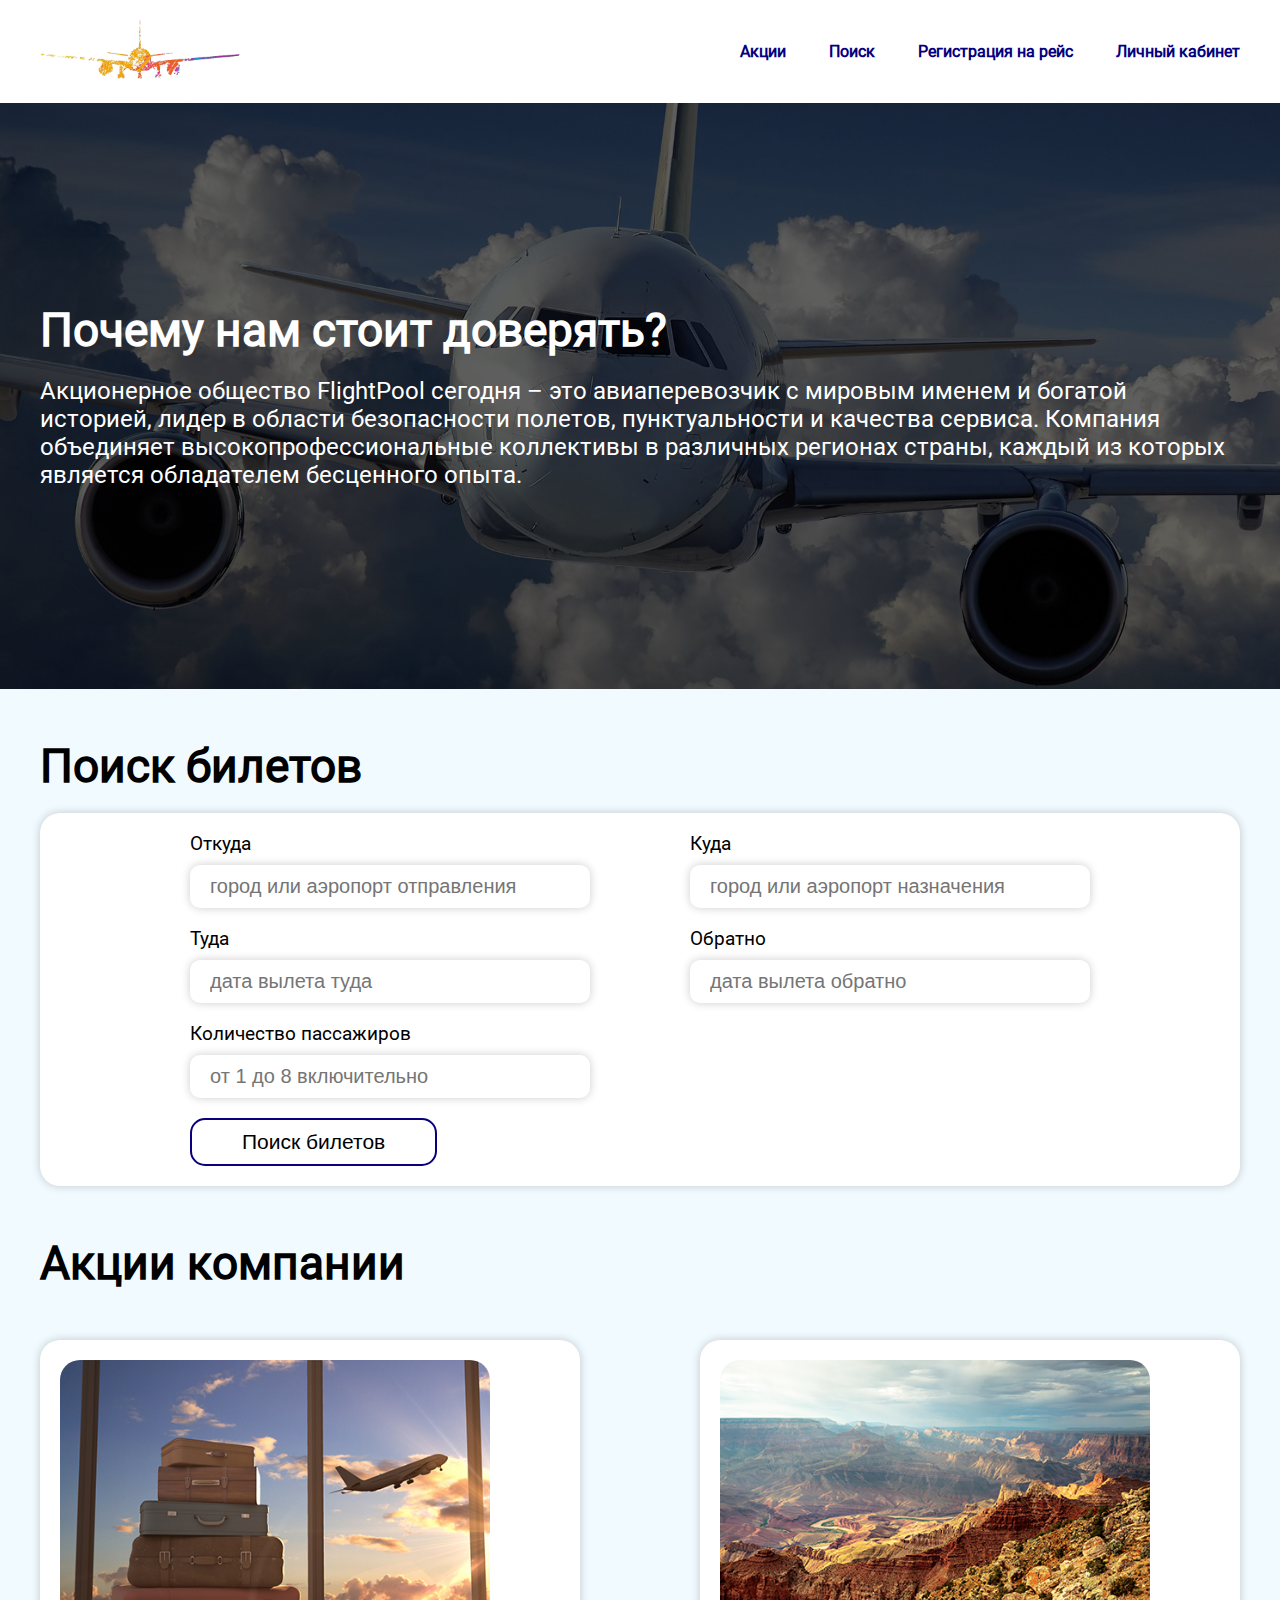
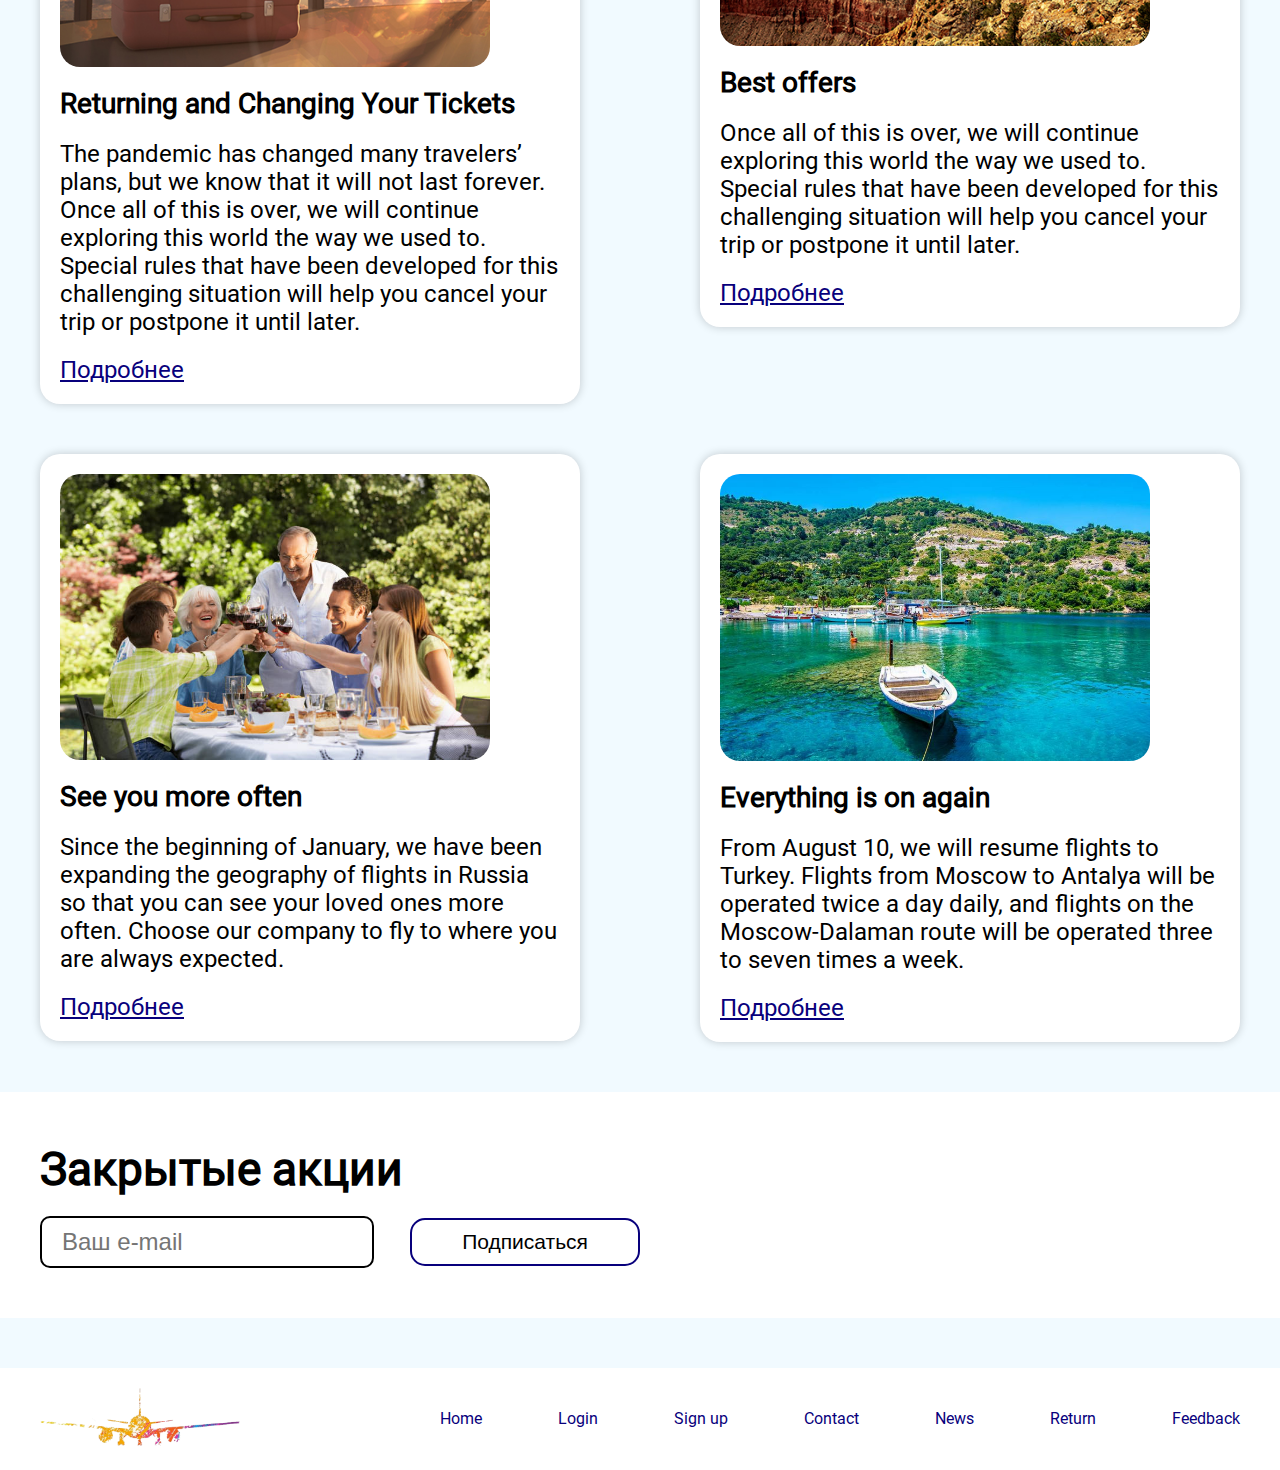
<file: index.html>
<!DOCTYPE html>
<html lang="ru">
<head>
    <meta charset="UTF-8">
    <meta http-equiv="X-UA-Compatible" content="IE=edge">
    <meta name="viewport" content="width=device-width, initial-scale=1.0">
    <title>FlightPool</title>
    <link rel="stylesheet" href="css/style.css">
    <link rel="icon" href="img/logo.png">
</head>
<body>
    <header class="header">
        <div class="container header__block">
            <a href="index.html" class="header__logo"><img src="img/logo.png" alt="FlightPool" class="header__logo__img"></a>
            <nav class="header__nav">
                <a href="shares.html" class="header__link">Акции</a>
                <a href="search.html" class="header__link">Поиск</a>
                <a href="booking.html" class="header__link">Регистрация на рейс</a>
                <a href="entry.html" class="header__link">Личный кабинет </a>
            </nav>
            <!-- /.header__nav -->
        </div>
        <!-- /.container -->
    </header>
    <!-- /.header -->
    <section class="promo">
        <div class="container promo__block">
            <h1 class="section__title">Почему нам стоит доверять?</h1>
            <span class="promo__text">
                Акционерное общество FlightPool сегодня – это авиаперевозчик с мировым именем и богатой историей, лидер в области безопасности полетов, пунктуальности и качества сервиса. Компания объединяет высокопрофессиональные коллективы в различных регионах страны, каждый из которых является обладателем бесценного опыта.
            </span>
            <!-- /.promo__text -->
        </div>
        <!-- /.container -->
    </section>
    <!-- /.promo -->
    <section class="search">
        <div class="container">
            <h2 class="section__title">Поиск билетов</h2>
            <div class="search__block">
                <form class="search__form">
                    <div class="search__form__content">
                        <div class="search__form__block">
                            <h3 class="search__form__title">Откуда </h3>
                            <input placeholder="город или аэропорт отправления" type="text" class="search__form__input">
                        </div>
                        <!-- /.search__form__block -->
                        <div class="search__form__block">
                            <h3 class="search__form__title">Куда</h3>
                            <input placeholder="город или аэропорт назначения" type="text" class="search__form__input">
                        </div>
                        <!-- /.search__form__block -->
                        <div class="search__form__block">
                            <h3 class="search__form__title">Туда</h3>
                            <input placeholder="дата вылета туда" type="text" class="search__form__input">
                        </div>
                        <!-- /.search__form__block -->
                        <div class="search__form__block">
                            <h3 class="search__form__title">Обратно</h3>
                            <input placeholder="дата вылета обратно" type="text" class="search__form__input">
                        </div>
                        <!-- /.search__form__block -->
                        <div class="search__form__block">
                            <h3 class="search__form__title">Количество пассажиров</h3>
                            <input placeholder="от 1 до 8 включительно" type="text" class="search__form__input">
                        </div>
                        <!-- /.search__form__block -->
                    </div>
                    <!-- /.search__form__content -->
                    <button class="button search__button">Поиск билетов</button>
                </form>
                <!-- /.search__form -->
            </div>
            <!-- /.search__block -->
        </div>
        <!-- /.container -->
    </section>
    <!-- /.search -->
    <section class="shares">
        <div class="container">
            <h2 class="section__title">Акции компании</h2>
            <div class="shares__cards">
                <div class="shares__card">
                    <img src="img/promotion1.jpg" alt="" class="shares__card__img">
                    <h3 class="shares__card__title">Returning and Changing Your Tickets</h3>
                    <span class="shares__card__text">The pandemic has changed many travelers’ plans, but we know that it will not last forever. 
                        Once all of this is over, we will continue exploring this world the way we used to. 
                        Special rules that have been developed for this challenging situation will help you cancel your trip
                        or postpone it until later.</span>
                    <a href="#" class="shares__card__link">Подробнее</a>
                </div>
                <!-- /.shares__card -->
                <div class="shares__card">
                    <img src="img/promotion2.jpg" alt="" class="shares__card__img">
                    <h3 class="shares__card__title">Best offers</h3>
                    <span class="shares__card__text">Once all of this is over, we will continue exploring this world the way we used to. 
                        Special rules that have been developed for this challenging situation will help you cancel your trip
                        or postpone it until later.
                        </span>
                    <a href="#" class="shares__card__link">Подробнее</a>
                </div>
                <!-- /.shares__card -->
                <div class="shares__card">
                    <img src="img/promotion3.jpg" alt="" class="shares__card__img">
                    <h3 class="shares__card__title">See you more often</h3>
                    <span class="shares__card__text">Since the beginning of January, we have been expanding the geography of flights in Russia so that you can
                        see your loved ones more often. Choose our company to fly to where you are always expected.</span>
                    <a href="#" class="shares__card__link">Подробнее</a>
                </div>
                <!-- /.shares__card -->
                <div class="shares__card">
                    <img src="img/promotion4.jpg" alt="" class="shares__card__img">
                    <h3 class="shares__card__title">Everything is on again</h3>
                    <span class="shares__card__text">From August 10, we will resume flights to Turkey. Flights from Moscow to Antalya will be operated twice
                        a day daily, and flights on the Moscow-Dalaman route will be operated three to seven times a week.</span>
                    <a href="#" class="shares__card__link">Подробнее</a>
                </div>
                <!-- /.shares__card -->
            </div>
            <!-- /.shares__cards -->
        </div>
        <!-- /.container -->
    </section>
    <!-- /.shares -->
    <section class="closed">
        <div class="container">
            <h2 class="section__title">Закрытые акции</h2>
            <div class="closed__block">
                <input placeholder="Ваш e-mail" type="text" class="closed__input">
                <button class="button">Подписаться</button>
            </div>
            <!-- /.closed__block -->
        </div>
        <!-- /.container -->
    </section>
    <!-- /.closed -->
    <footer class="footer">
        <div class="container footer__block">
            <a href="index.html" class="footer__logo"><img src="img/logo.png" alt="" class="footer__logo__img"></a>
            <div class="footer__nav">
                <a href="index.html" class="footer__nav__link">Home</a>
                <a href="entry.html" class="footer__nav__link">Login</a>
                <a href="registration.html" class="footer__nav__link">Sign up</a>
                <a href="#" class="footer__nav__link">Contact</a>
                <a href="#" class="footer__nav__link">News</a>
                <a href="#" class="footer__nav__link">Return</a>
                <a href="#" class="footer__nav__link">Feedback</a>
            </div>
            <!-- /.footer__nav -->
        </div>
        <!-- /.container -->
    </footer>
    <!-- /.footer -->
</body>
</html>
</file>
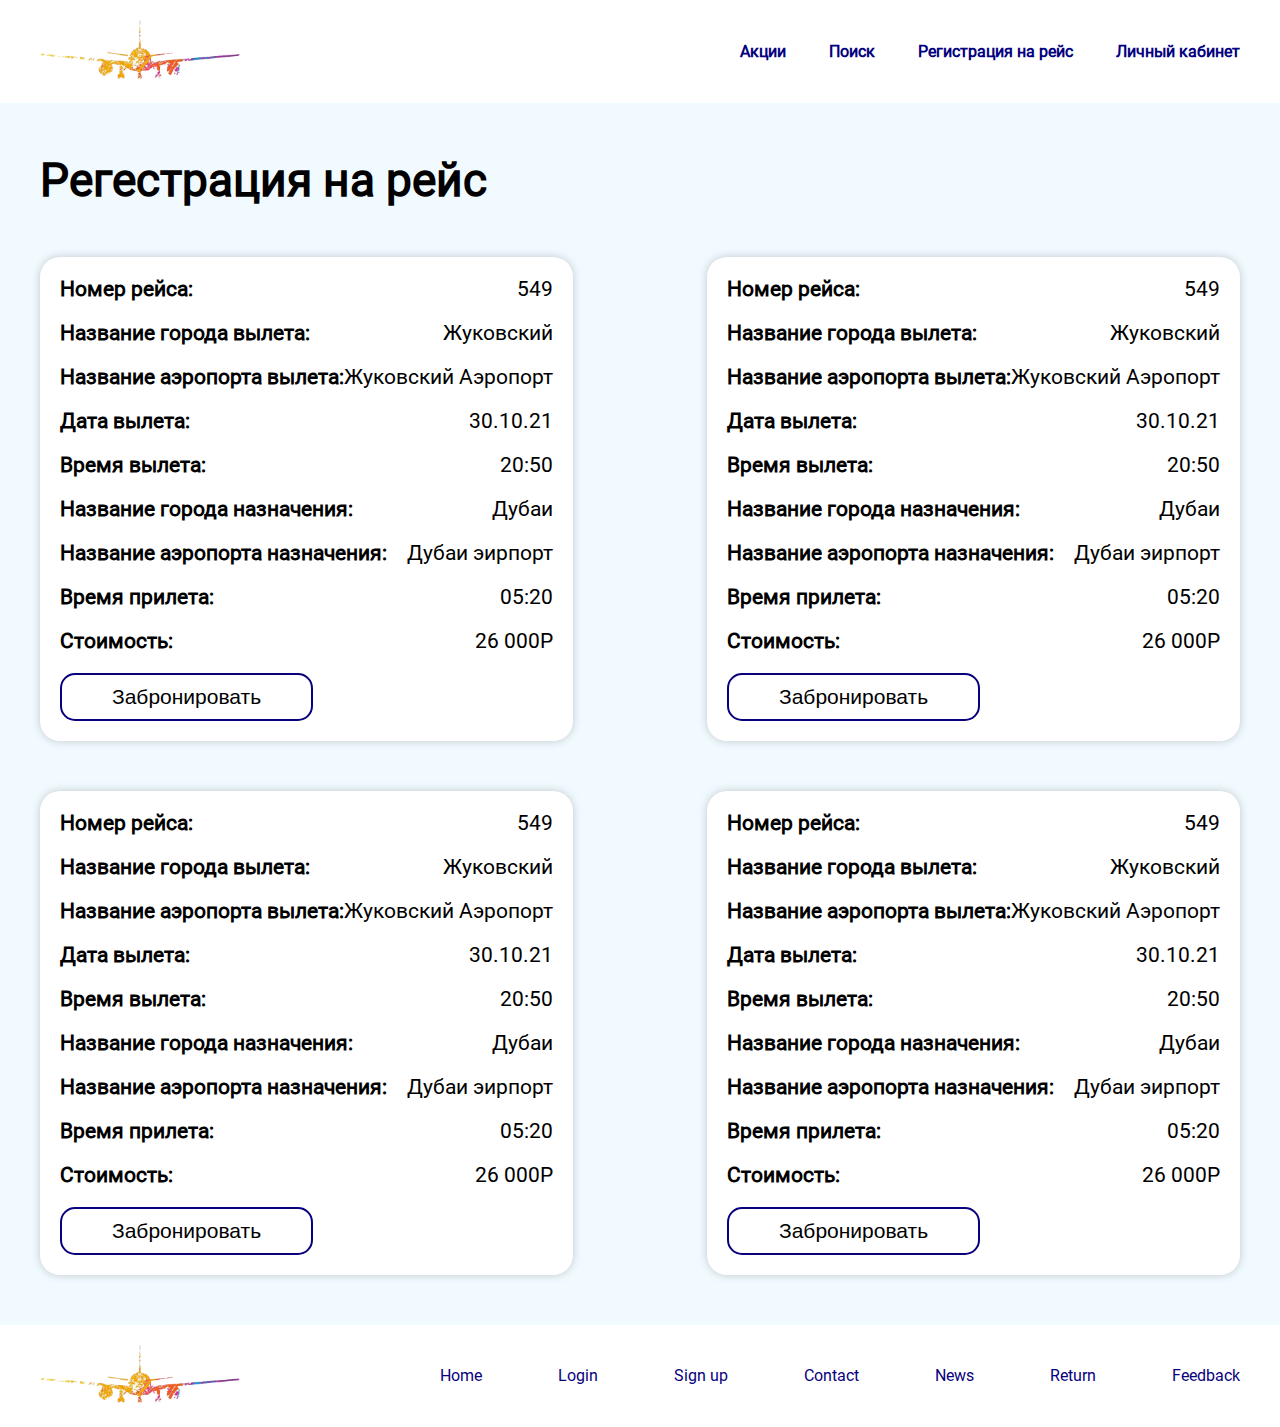
<file: booking.html>
<!DOCTYPE html>
<html lang="ru">
<head>
    <meta charset="UTF-8">
    <meta http-equiv="X-UA-Compatible" content="IE=edge">
    <meta name="viewport" content="width=device-width, initial-scale=1.0">
    <title>FlightPool</title>
    <link rel="stylesheet" href="css/style.css">
    <link rel="icon" href="img/logo.png">
</head>
<body>
    <header class="header">
        <div class="container header__block">
            <a href="index.html" class="header__logo"><img src="img/logo.png" alt="FlightPool" class="header__logo__img"></a>
            <nav class="header__nav">
                <a href="shares.html" class="header__link">Акции</a>
                <a href="search.html" class="header__link">Поиск</a>
                <a href="#" class="header__link">Регистрация на рейс</a>
                <a href="entry.html" class="header__link">Личный кабинет </a>
            </nav>
            <!-- /.header__nav -->
        </div>
        <!-- /.container -->
    </header>
    <!-- /.header -->
    <section class="booking">
        <div class="container">
            <h1 class="section__title">
                Регестрация на рейс
            </h1>
            <div class="booking__cards">
                <div class="booking__card">
                    <div class="booking__card__content">
                        <span class="booking__card__name">Номер рейса: </span><span class="booking__card__info">549</span>
                    </div>
                    <!-- /.booking__card__content -->
                    <div class="booking__card__content">
                        <span class="booking__card__name">Название города вылета:</span><span class="booking__card__info">Жуковский</span>
                    </div>
                    <!-- /.booking__card__content -->
                    <div class="booking__card__content">
                        <span class="booking__card__name">Название аэропорта вылета: </span><span class="booking__card__info">Жуковский Аэропорт</span>
                    </div>
                    <!-- /.booking__card__content -->
                    <div class="booking__card__content">
                        <span class="booking__card__name">Дата вылета: </span><span class="booking__card__info">30.10.21</span>
                    </div>
                    <!-- /.booking__card__content -->
                    <div class="booking__card__content">
                        <span class="booking__card__name">Время вылета: </span><span class="booking__card__info">20:50</span>
                    </div>
                    <!-- /.booking__card__content -->
                    <div class="booking__card__content">
                        <span class="booking__card__name">Название города назначения: </span><span class="booking__card__info">Дубаи</span>
                    </div>
                    <!-- /.booking__card__content -->
                    <div class="booking__card__content">
                        <span class="booking__card__name">Название аэропорта назначения: </span><span class="booking__card__info">Дубаи эирпорт</span>
                    </div>
                    <!-- /.booking__card__content -->
                    <div class="booking__card__content">
                        <span class="booking__card__name">Время прилета: </span><span class="booking__card__info">05:20</span>
                    </div>
                    <!-- /.booking__card__content -->
                    <div class="booking__card__content">
                        <span class="booking__card__name">Стоимость: </span><span class="booking__card__info">26 000Р</span>
                    </div>
                    <!-- /.booking__card__content -->
                    <button class="button">Забронировать</button>
                </div>
                <!-- /.booking__card -->
                <div class="booking__card">
                    <div class="booking__card__content">
                        <span class="booking__card__name">Номер рейса: </span><span class="booking__card__info">549</span>
                    </div>
                    <!-- /.booking__card__content -->
                    <div class="booking__card__content">
                        <span class="booking__card__name">Название города вылета:</span><span class="booking__card__info">Жуковский</span>
                    </div>
                    <!-- /.booking__card__content -->
                    <div class="booking__card__content">
                        <span class="booking__card__name">Название аэропорта вылета: </span><span class="booking__card__info">Жуковский Аэропорт</span>
                    </div>
                    <!-- /.booking__card__content -->
                    <div class="booking__card__content">
                        <span class="booking__card__name">Дата вылета: </span><span class="booking__card__info">30.10.21</span>
                    </div>
                    <!-- /.booking__card__content -->
                    <div class="booking__card__content">
                        <span class="booking__card__name">Время вылета: </span><span class="booking__card__info">20:50</span>
                    </div>
                    <!-- /.booking__card__content -->
                    <div class="booking__card__content">
                        <span class="booking__card__name">Название города назначения: </span><span class="booking__card__info">Дубаи</span>
                    </div>
                    <!-- /.booking__card__content -->
                    <div class="booking__card__content">
                        <span class="booking__card__name">Название аэропорта назначения: </span><span class="booking__card__info">Дубаи эирпорт</span>
                    </div>
                    <!-- /.booking__card__content -->
                    <div class="booking__card__content">
                        <span class="booking__card__name">Время прилета: </span><span class="booking__card__info">05:20</span>
                    </div>
                    <!-- /.booking__card__content -->
                    <div class="booking__card__content">
                        <span class="booking__card__name">Стоимость: </span><span class="booking__card__info">26 000Р</span>
                    </div>
                    <!-- /.booking__card__content -->
                    <button class="button">Забронировать</button>
                </div>
                <!-- /.booking__card -->
                <div class="booking__card">
                    <div class="booking__card__content">
                        <span class="booking__card__name">Номер рейса: </span><span class="booking__card__info">549</span>
                    </div>
                    <!-- /.booking__card__content -->
                    <div class="booking__card__content">
                        <span class="booking__card__name">Название города вылета:</span><span class="booking__card__info">Жуковский</span>
                    </div>
                    <!-- /.booking__card__content -->
                    <div class="booking__card__content">
                        <span class="booking__card__name">Название аэропорта вылета: </span><span class="booking__card__info">Жуковский Аэропорт</span>
                    </div>
                    <!-- /.booking__card__content -->
                    <div class="booking__card__content">
                        <span class="booking__card__name">Дата вылета: </span><span class="booking__card__info">30.10.21</span>
                    </div>
                    <!-- /.booking__card__content -->
                    <div class="booking__card__content">
                        <span class="booking__card__name">Время вылета: </span><span class="booking__card__info">20:50</span>
                    </div>
                    <!-- /.booking__card__content -->
                    <div class="booking__card__content">
                        <span class="booking__card__name">Название города назначения: </span><span class="booking__card__info">Дубаи</span>
                    </div>
                    <!-- /.booking__card__content -->
                    <div class="booking__card__content">
                        <span class="booking__card__name">Название аэропорта назначения: </span><span class="booking__card__info">Дубаи эирпорт</span>
                    </div>
                    <!-- /.booking__card__content -->
                    <div class="booking__card__content">
                        <span class="booking__card__name">Время прилета: </span><span class="booking__card__info">05:20</span>
                    </div>
                    <!-- /.booking__card__content -->
                    <div class="booking__card__content">
                        <span class="booking__card__name">Стоимость: </span><span class="booking__card__info">26 000Р</span>
                    </div>
                    <!-- /.booking__card__content -->
                    <button class="button">Забронировать</button>
                </div>
                <!-- /.booking__card -->
                <div class="booking__card">
                    <div class="booking__card__content">
                        <span class="booking__card__name">Номер рейса: </span><span class="booking__card__info">549</span>
                    </div>
                    <!-- /.booking__card__content -->
                    <div class="booking__card__content">
                        <span class="booking__card__name">Название города вылета:</span><span class="booking__card__info">Жуковский</span>
                    </div>
                    <!-- /.booking__card__content -->
                    <div class="booking__card__content">
                        <span class="booking__card__name">Название аэропорта вылета: </span><span class="booking__card__info">Жуковский Аэропорт</span>
                    </div>
                    <!-- /.booking__card__content -->
                    <div class="booking__card__content">
                        <span class="booking__card__name">Дата вылета: </span><span class="booking__card__info">30.10.21</span>
                    </div>
                    <!-- /.booking__card__content -->
                    <div class="booking__card__content">
                        <span class="booking__card__name">Время вылета: </span><span class="booking__card__info">20:50</span>
                    </div>
                    <!-- /.booking__card__content -->
                    <div class="booking__card__content">
                        <span class="booking__card__name">Название города назначения: </span><span class="booking__card__info">Дубаи</span>
                    </div>
                    <!-- /.booking__card__content -->
                    <div class="booking__card__content">
                        <span class="booking__card__name">Название аэропорта назначения: </span><span class="booking__card__info">Дубаи эирпорт</span>
                    </div>
                    <!-- /.booking__card__content -->
                    <div class="booking__card__content">
                        <span class="booking__card__name">Время прилета: </span><span class="booking__card__info">05:20</span>
                    </div>
                    <!-- /.booking__card__content -->
                    <div class="booking__card__content">
                        <span class="booking__card__name">Стоимость: </span><span class="booking__card__info">26 000Р</span>
                    </div>
                    <!-- /.booking__card__content -->
                    <button class="button">Забронировать</button>
                </div>
                <!-- /.booking__card -->
            </div>
            <!-- /.booking__cards -->
        </div>
        <!-- /.container -->
    </section>
    <!-- /.booking -->
    <footer class="footer">
        <div class="container footer__block">
            <a href="index.html" class="footer__logo"><img src="img/logo.png" alt="" class="footer__logo__img"></a>
            <div class="footer__nav">
                <a href="index.html" class="footer__nav__link">Home</a>
                <a href="entry.html" class="footer__nav__link">Login</a>
                <a href="registration.html" class="footer__nav__link">Sign up</a>
                <a href="#" class="footer__nav__link">Contact</a>
                <a href="#" class="footer__nav__link">News</a>
                <a href="#" class="footer__nav__link">Return</a>
                <a href="#" class="footer__nav__link">Feedback</a>
            </div>
            <!-- /.footer__nav -->
        </div>
        <!-- /.container -->
    </footer>
    <!-- /.footer -->
</body>
</file>
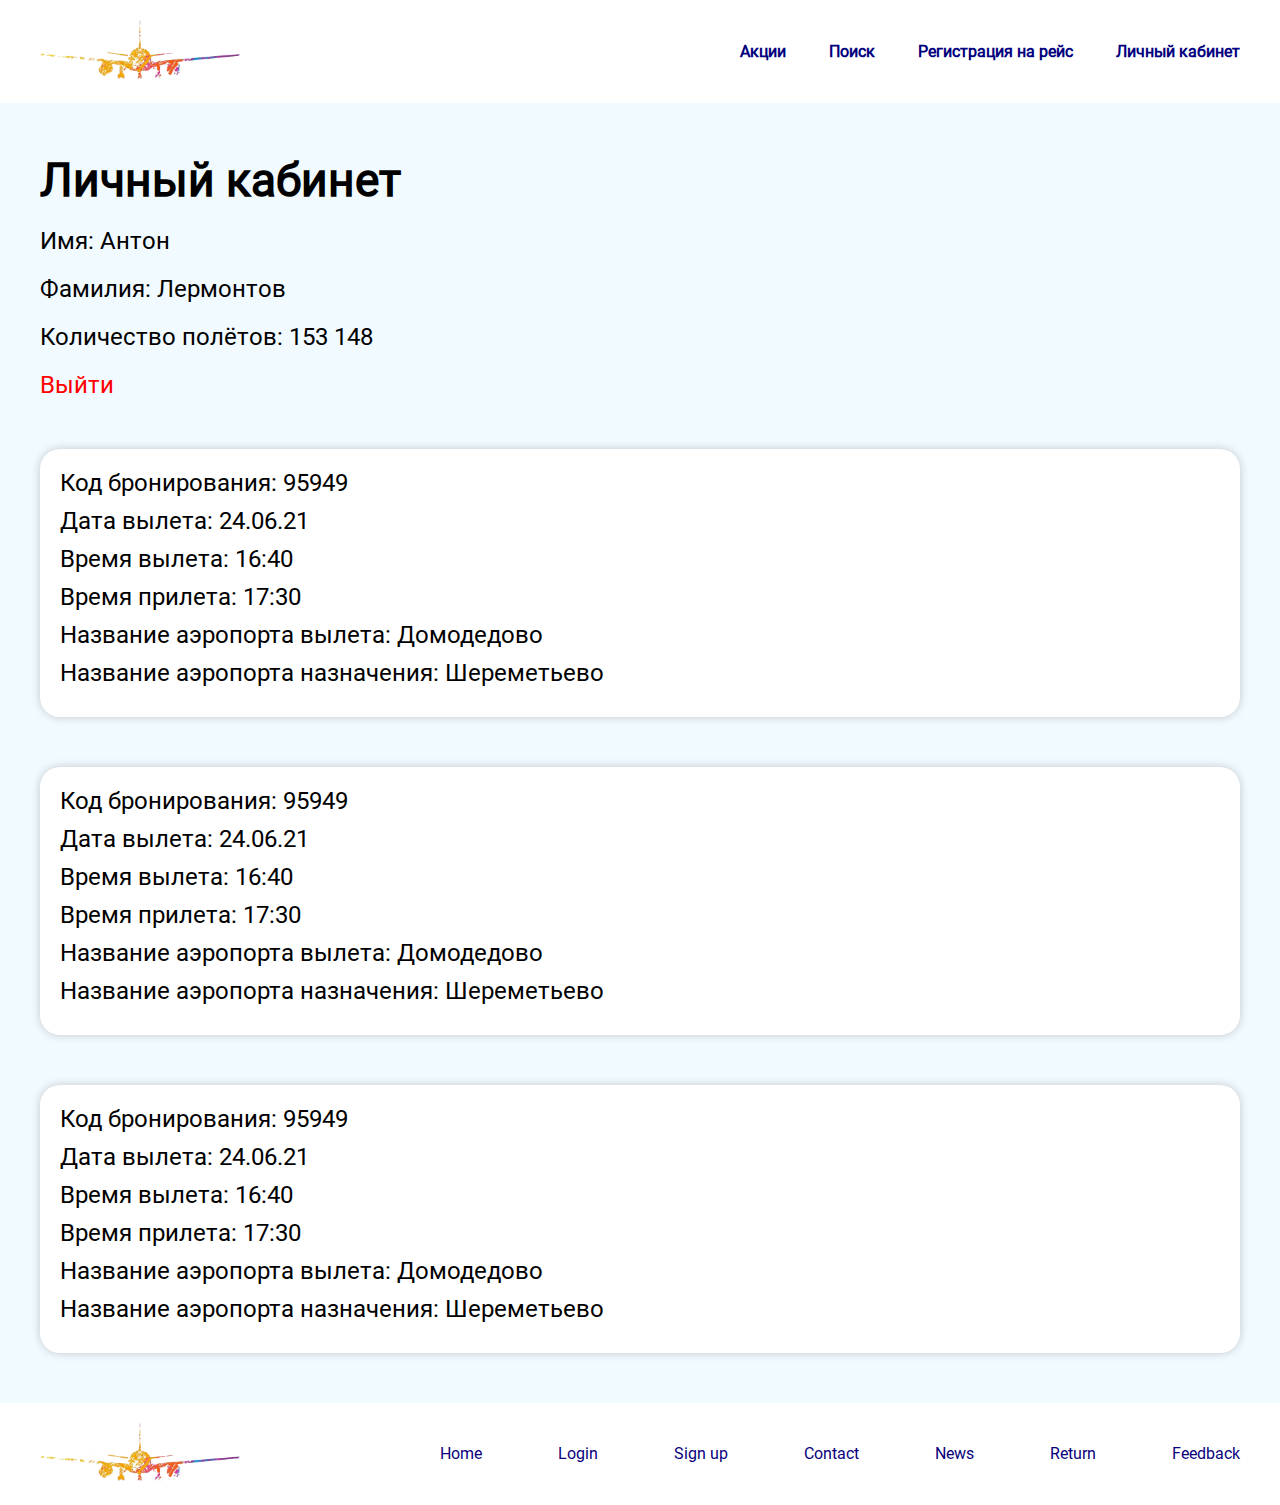
<file: cabinet.html>
<!DOCTYPE html>
<html lang="ru">
<head>
    <meta charset="UTF-8">
    <meta http-equiv="X-UA-Compatible" content="IE=edge">
    <meta name="viewport" content="width=device-width, initial-scale=1.0">
    <title>FlightPool</title>
    <link rel="stylesheet" href="css/style.css">
    <link rel="icon" href="img/logo.png">
</head>
<body>
    <header class="header">
        <div class="container header__block">
            <a href="index.html" class="header__logo"><img src="img/logo.png" alt="FlightPool" class="header__logo__img"></a>
            <nav class="header__nav">
                <a href="shares.html" class="header__link">Акции</a>
                <a href="search.html" class="header__link">Поиск</a>
                <a href="booking.html" class="header__link">Регистрация на рейс</a>
                <a href="entry.html" class="header__link">Личный кабинет </a>
            </nav>
            <!-- /.header__nav -->
        </div>
        <!-- /.container -->
    </header>
    <!-- /.header -->
    <section class="cabinet">
        <div class="container">
            <h2 class="section__title">Личный кабинет</h2>
            <div class="cabinet__info__block">
                <span class="cabinet__info">Имя: Антон</span>
                <span class="cabinet__info">Фамилия: Лермонтов</span>
                <span class="cabinet__info">Количество полётов: 153 148</span>
                <a href="index.html" class="cabinet__out">Выйти</a>
            </div>
            <!-- /.cabinet__info__block -->
            <div class="cabinet__card">
                <span class="cabinet__card__text">Код бронирования: 95949</span>
                <span class="cabinet__card__text">Дата вылета: 24.06.21</span>
                <span class="cabinet__card__text">Время вылета: 16:40 </span>
                <span class="cabinet__card__text">Время прилета: 17:30 </span>
                <span class="cabinet__card__text">Название аэропорта вылета: Домодедово</span>
                <span class="cabinet__card__text">Название аэропорта назначения: Шереметьево</span>
            </div>
            <div class="cabinet__card">
                <span class="cabinet__card__text">Код бронирования: 95949</span>
                <span class="cabinet__card__text">Дата вылета: 24.06.21</span>
                <span class="cabinet__card__text">Время вылета: 16:40 </span>
                <span class="cabinet__card__text">Время прилета: 17:30 </span>
                <span class="cabinet__card__text">Название аэропорта вылета: Домодедово</span>
                <span class="cabinet__card__text">Название аэропорта назначения: Шереметьево</span>
            </div>
            <div class="cabinet__card">
                <span class="cabinet__card__text">Код бронирования: 95949</span>
                <span class="cabinet__card__text">Дата вылета: 24.06.21</span>
                <span class="cabinet__card__text">Время вылета: 16:40 </span>
                <span class="cabinet__card__text">Время прилета: 17:30 </span>
                <span class="cabinet__card__text">Название аэропорта вылета: Домодедово</span>
                <span class="cabinet__card__text">Название аэропорта назначения: Шереметьево</span>
            </div>
        </div>
        <!-- /.container -->
    </section>
    <!-- /.cabinet -->
    <footer class="footer">
        <div class="container footer__block">
            <a href="index.html" class="footer__logo"><img src="img/logo.png" alt="" class="footer__logo__img"></a>
            <div class="footer__nav">
                <a href="index.html" class="footer__nav__link">Home</a>
                <a href="entry.html" class="footer__nav__link">Login</a>
                <a href="registration.html" class="footer__nav__link">Sign up</a>
                <a href="#" class="footer__nav__link">Contact</a>
                <a href="#" class="footer__nav__link">News</a>
                <a href="#" class="footer__nav__link">Return</a>
                <a href="#" class="footer__nav__link">Feedback</a>
            </div>
            <!-- /.footer__nav -->
        </div>
        <!-- /.container -->
    </footer>
    <!-- /.footer -->
</body>
</file>
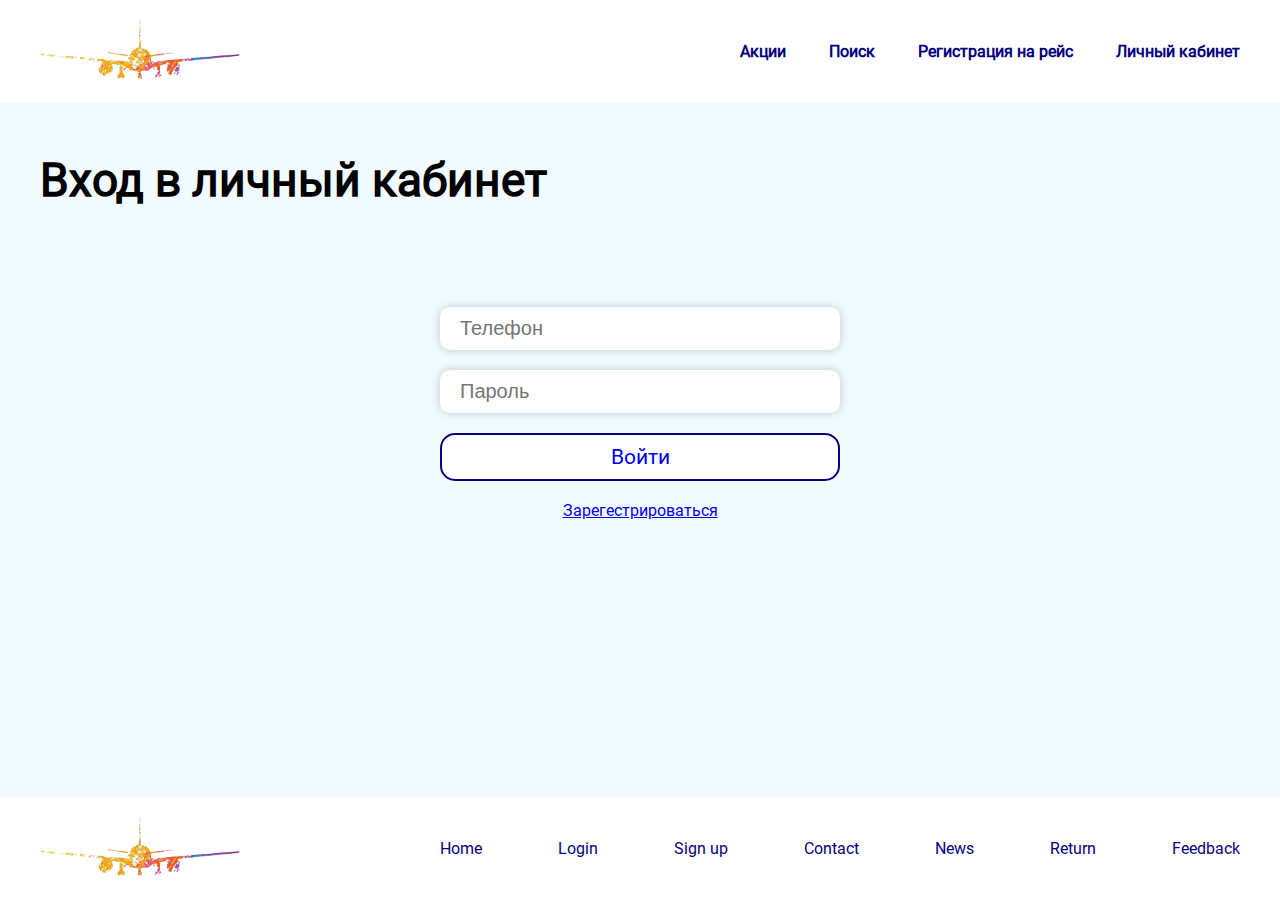
<file: entry.html>
<!DOCTYPE html>
<html lang="ru">
<head>
    <meta charset="UTF-8">
    <meta http-equiv="X-UA-Compatible" content="IE=edge">
    <meta name="viewport" content="width=device-width, initial-scale=1.0">
    <title>FlightPool</title>
    <link rel="stylesheet" href="css/style.css">
    <link rel="icon" href="img/logo.png">
</head>
<body>
    <header class="header">
        <div class="container header__block">
            <a href="index.html" class="header__logo"><img src="img/logo.png" alt="FlightPool" class="header__logo__img"></a>
            <nav class="header__nav">
                <a href="shares.html" class="header__link">Акции</a>
                <a href="search.html" class="header__link">Поиск</a>
                <a href="booking.html" class="header__link">Регистрация на рейс</a>
                <a href="entry.html" class="header__link">Личный кабинет </a>
            </nav>
            <!-- /.header__nav -->
        </div>
        <!-- /.container -->
    </header>
    <!-- /.header -->
    <section class="entry">
        <div class="container">
            <h1 class="section__title entry__title">Вход в личный кабинет</h1>
            <div class="entry__block">
                <input placeholder="Телефон" type="tel" class="entry__input">
                <input placeholder="Пароль" type="password" class="entry__input">
                <a href="cabinet.html" class="button entry__button">Войти</a>
                <a href="registration.html" class="entry__reg">Зарегестрироваться</a>
            </div>
            <!-- /.entry__block -->
        </div>
        <!-- /.container -->
    </section>
    <!-- /.entry -->
    <footer class="footer search__footer">
        <div class="container footer__block">
            <a href="index.html" class="footer__logo"><img src="img/logo.png" alt="" class="footer__logo__img"></a>
            <div class="footer__nav">
                <a href="index.html" class="footer__nav__link">Home</a>
                <a href="entry.html" class="footer__nav__link">Login</a>
                <a href="registration.html" class="footer__nav__link">Sign up</a>
                <a href="#" class="footer__nav__link">Contact</a>
                <a href="#" class="footer__nav__link">News</a>
                <a href="#" class="footer__nav__link">Return</a>
                <a href="#" class="footer__nav__link">Feedback</a>
            </div>
            <!-- /.footer__nav -->
        </div>
        <!-- /.container -->
    </footer>
    <!-- /.footer -->
</body>
</file>
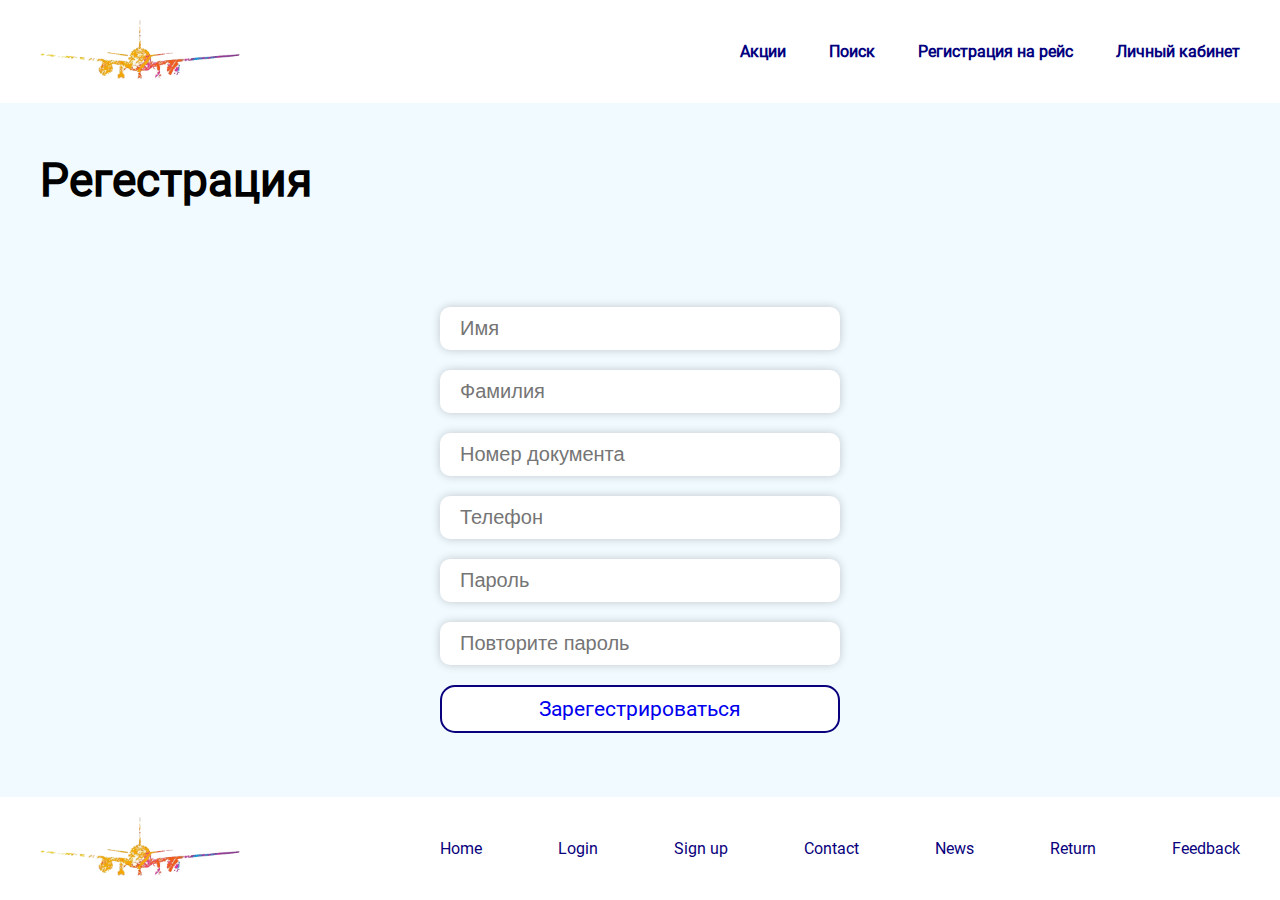
<file: registration.html>
<!DOCTYPE html>
<html lang="ru">
<head>
    <meta charset="UTF-8">
    <meta http-equiv="X-UA-Compatible" content="IE=edge">
    <meta name="viewport" content="width=device-width, initial-scale=1.0">
    <title>FlightPool</title>
    <link rel="stylesheet" href="css/style.css">
    <link rel="icon" href="img/logo.png">
</head>
<body>
    <header class="header">
        <div class="container header__block">
            <a href="index.html" class="header__logo"><img src="img/logo.png" alt="FlightPool" class="header__logo__img"></a>
            <nav class="header__nav">
                <a href="shares.html" class="header__link">Акции</a>
                <a href="search.html" class="header__link">Поиск</a>
                <a href="booking.html" class="header__link">Регистрация на рейс</a>
                <a href="entry.html" class="header__link">Личный кабинет </a>
            </nav>
            <!-- /.header__nav -->
        </div>
        <!-- /.container -->
    </header>
    <!-- /.header -->
    <section class="entry">
        <div class="container">
            <h1 class="section__title entry__title">Регестрация</h1>
            <div class="entry__block">
                <input placeholder="Имя" type="tel" class="entry__input">
                <input placeholder="Фамилия" type="password" class="entry__input">
                <input placeholder="Номер документа" type="password" class="entry__input">
                <input placeholder="Телефон" type="password" class="entry__input">
                <input placeholder="Пароль" type="password" class="entry__input">
                <input placeholder="Повторите пароль" type="password" class="entry__input">
                <a href="entry.html" class="button entry__button">Зарегестрироваться</a>
            </div>
            <!-- /.entry__block -->
        </div>
        <!-- /.container -->
    </section>
    <!-- /.entry -->
    <footer class="footer search__footer">
        <div class="container footer__block">
            <a href="index.html" class="footer__logo"><img src="img/logo.png" alt="" class="footer__logo__img"></a>
            <div class="footer__nav">
                <a href="index.html" class="footer__nav__link">Home</a>
                <a href="entry.html" class="footer__nav__link">Login</a>
                <a href="registration.html" class="footer__nav__link">Sign up</a>
                <a href="#" class="footer__nav__link">Contact</a>
                <a href="#" class="footer__nav__link">News</a>
                <a href="#" class="footer__nav__link">Return</a>
                <a href="#" class="footer__nav__link">Feedback</a>
            </div>
            <!-- /.footer__nav -->
        </div>
        <!-- /.container -->
    </footer>
    <!-- /.footer -->
</body>
</file>
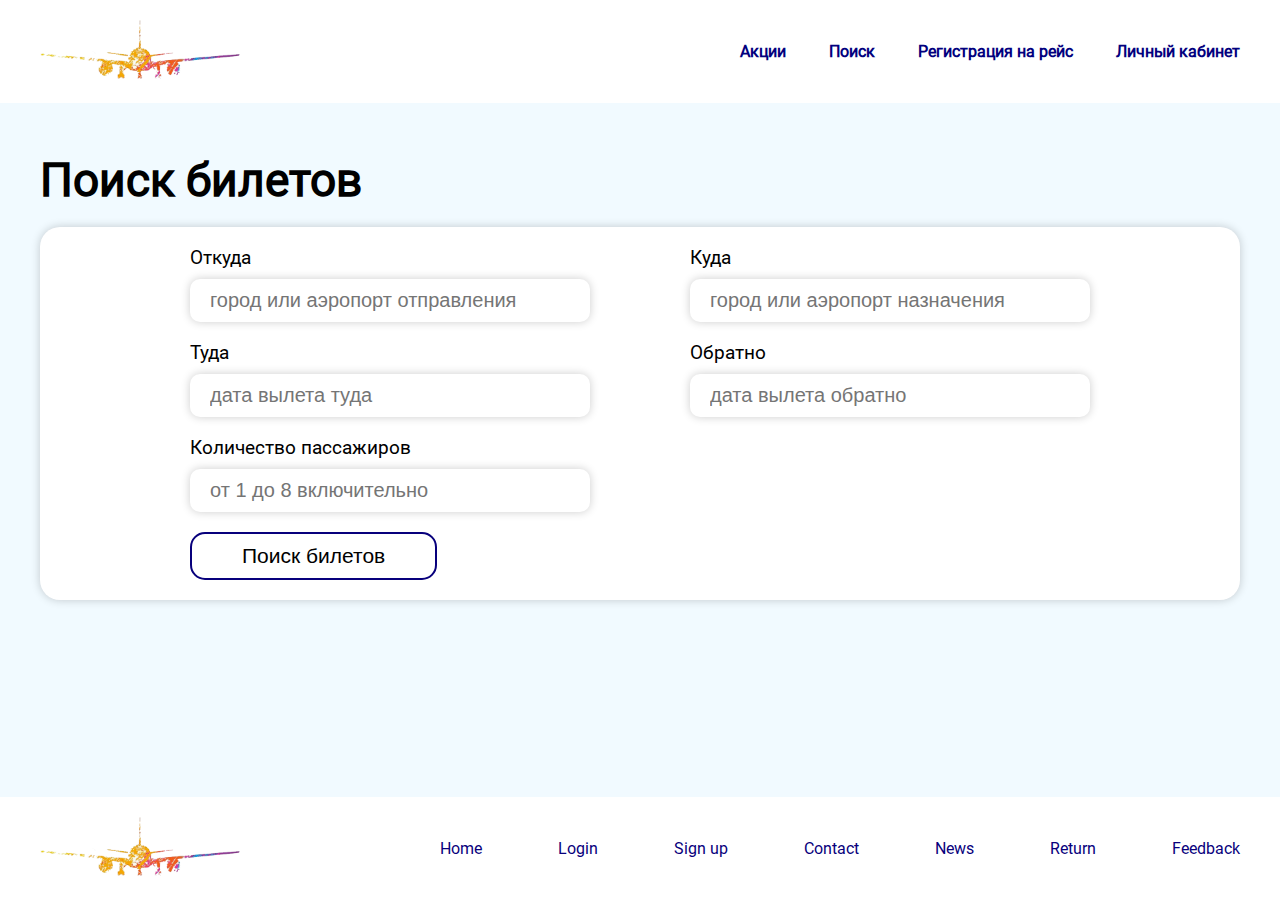
<file: search.html>
<!DOCTYPE html>
<html lang="ru">
<head>
    <meta charset="UTF-8">
    <meta http-equiv="X-UA-Compatible" content="IE=edge">
    <meta name="viewport" content="width=device-width, initial-scale=1.0">
    <title>FlightPool</title>
    <link rel="stylesheet" href="css/style.css">
    <link rel="icon" href="img/logo.png">
</head>
<body>
    <header class="header">
        <div class="container header__block">
            <a href="index.html" class="header__logo"><img src="img/logo.png" alt="FlightPool" class="header__logo__img"></a>
            <nav class="header__nav">
                <a href="shares.html" class="header__link">Акции</a>
                <a href="search.html" class="header__link">Поиск</a>
                <a href="booking.html" class="header__link">Регистрация на рейс</a>
                <a href="entry.html" class="header__link">Личный кабинет </a>
            </nav>
            <!-- /.header__nav -->
        </div>
        <!-- /.container -->
    </header>
    <!-- /.header -->
    <section class="search">
        <div class="container">
            <h2 class="section__title">Поиск билетов</h2>
            <div class="search__block">
                <form class="search__form">
                    <div class="search__form__content">
                        <div class="search__form__block">
                            <h3 class="search__form__title">Откуда </h3>
                            <input placeholder="город или аэропорт отправления" type="text" class="search__form__input">
                        </div>
                        <!-- /.search__form__block -->
                        <div class="search__form__block">
                            <h3 class="search__form__title">Куда</h3>
                            <input placeholder="город или аэропорт назначения" type="text" class="search__form__input">
                        </div>
                        <!-- /.search__form__block -->
                        <div class="search__form__block">
                            <h3 class="search__form__title">Туда</h3>
                            <input placeholder="дата вылета туда" type="text" class="search__form__input">
                        </div>
                        <!-- /.search__form__block -->
                        <div class="search__form__block">
                            <h3 class="search__form__title">Обратно</h3>
                            <input placeholder="дата вылета обратно" type="text" class="search__form__input">
                        </div>
                        <!-- /.search__form__block -->
                        <div class="search__form__block">
                            <h3 class="search__form__title">Количество пассажиров</h3>
                            <input placeholder="от 1 до 8 включительно" type="text" class="search__form__input">
                        </div>
                        <!-- /.search__form__block -->
                    </div>
                    <!-- /.search__form__content -->
                    <button class="button search__button">Поиск билетов</button>
                </form>
                <!-- /.search__form -->
            </div>
            <!-- /.search__block -->
        </div>
        <!-- /.container -->
    </section>
    <!-- /.search -->
    <footer class="footer search__footer">
        <div class="container footer__block">
            <a href="index.html" class="footer__logo"><img src="img/logo.png" alt="" class="footer__logo__img"></a>
            <div class="footer__nav">
                <a href="index.html" class="footer__nav__link">Home</a>
                <a href="entry.html" class="footer__nav__link">Login</a>
                <a href="registration.html" class="footer__nav__link">Sign up</a>
                <a href="#" class="footer__nav__link">Contact</a>
                <a href="#" class="footer__nav__link">News</a>
                <a href="#" class="footer__nav__link">Return</a>
                <a href="#" class="footer__nav__link">Feedback</a>
            </div>
            <!-- /.footer__nav -->
        </div>
        <!-- /.container -->
    </footer>
    <!-- /.footer -->
</body>
</file>
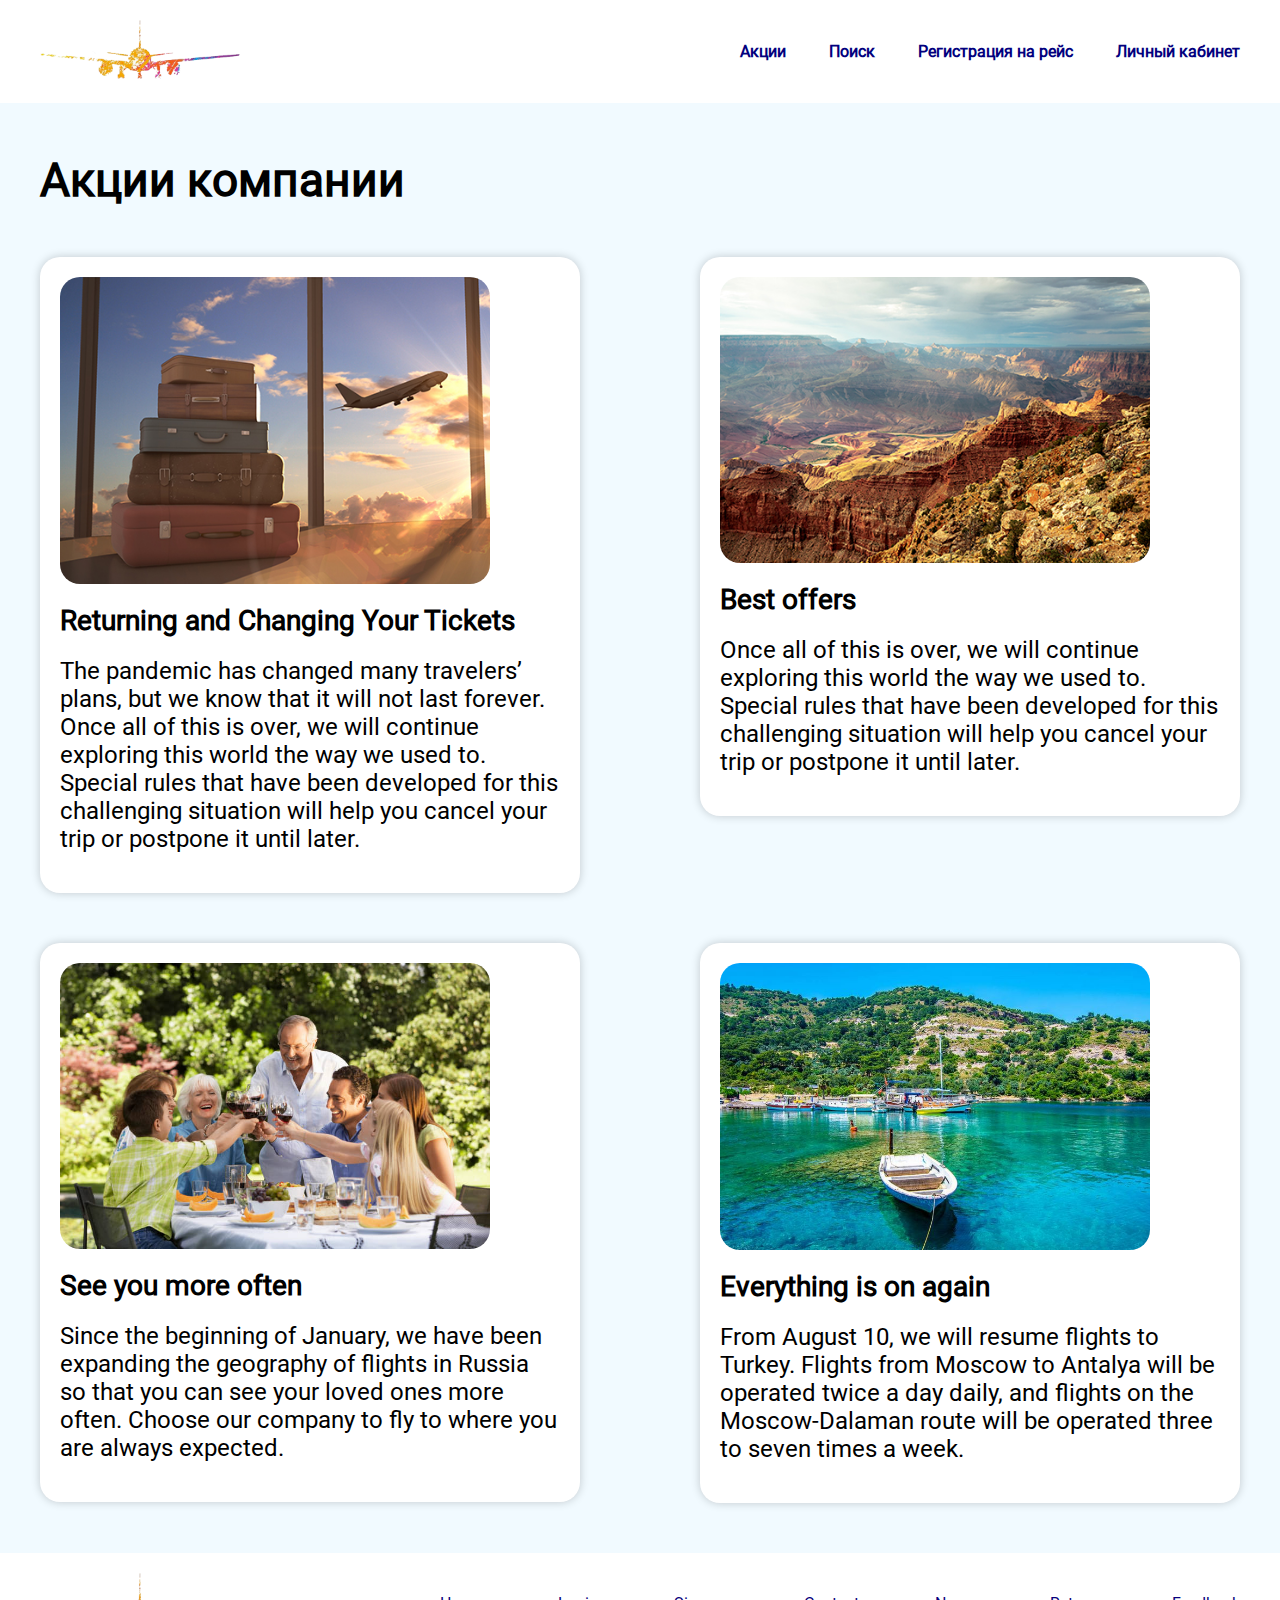
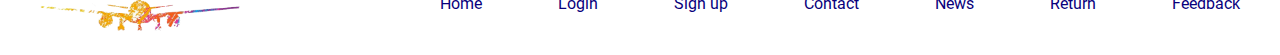
<file: shares.html>
<!DOCTYPE html>
<html lang="ru">
<head>
    <meta charset="UTF-8">
    <meta http-equiv="X-UA-Compatible" content="IE=edge">
    <meta name="viewport" content="width=device-width, initial-scale=1.0">
    <title>FlightPool</title>
    <link rel="stylesheet" href="css/style.css">
    <link rel="icon" href="img/logo.png">
</head>
<body>
    <header class="header">
        <div class="container header__block">
            <a href="index.html" class="header__logo"><img src="img/logo.png" alt="FlightPool" class="header__logo__img"></a>
            <nav class="header__nav">
                <a href="shares.html" class="header__link">Акции</a>
                <a href="search.html" class="header__link">Поиск</a>
                <a href="booking.html" class="header__link">Регистрация на рейс</a>
                <a href="entry.html" class="header__link">Личный кабинет </a>
            </nav>
            <!-- /.header__nav -->
        </div>
        <!-- /.container -->
    </header>
    <!-- /.header -->
    <section class="shares">
        <div class="container">
            <h2 class="section__title">Акции компании</h2>
            <div class="shares__cards">
                <div class="shares__card">
                    <img src="img/promotion1.jpg" alt="" class="shares__card__img">
                    <h3 class="shares__card__title">Returning and Changing Your Tickets</h3>
                    <span class="shares__card__text">The pandemic has changed many travelers’ plans, but we know that it will not last forever. 
                        Once all of this is over, we will continue exploring this world the way we used to. 
                        Special rules that have been developed for this challenging situation will help you cancel your trip
                        or postpone it until later.</span>
                </div>
                <!-- /.shares__card -->
                <div class="shares__card">
                    <img src="img/promotion2.jpg" alt="" class="shares__card__img">
                    <h3 class="shares__card__title">Best offers</h3>
                    <span class="shares__card__text">Once all of this is over, we will continue exploring this world the way we used to. 
                        Special rules that have been developed for this challenging situation will help you cancel your trip
                        or postpone it until later.
                        </span>
                </div>
                <!-- /.shares__card -->
                <div class="shares__card">
                    <img src="img/promotion3.jpg" alt="" class="shares__card__img">
                    <h3 class="shares__card__title">See you more often</h3>
                    <span class="shares__card__text">Since the beginning of January, we have been expanding the geography of flights in Russia so that you can
                        see your loved ones more often. Choose our company to fly to where you are always expected.</span>
                </div>
                <!-- /.shares__card -->
                <div class="shares__card">
                    <img src="img/promotion4.jpg" alt="" class="shares__card__img">
                    <h3 class="shares__card__title">Everything is on again</h3>
                    <span class="shares__card__text">From August 10, we will resume flights to Turkey. Flights from Moscow to Antalya will be operated twice
                        a day daily, and flights on the Moscow-Dalaman route will be operated three to seven times a week.</span>
                </div>
                <!-- /.shares__card -->
            </div>
            <!-- /.shares__cards -->
        </div>
        <!-- /.container -->
    </section>
    <!-- /.shares -->
    <footer class="footer">
        <div class="container footer__block">
            <a href="index.html" class="footer__logo"><img src="img/logo.png" alt="" class="footer__logo__img"></a>
            <div class="footer__nav">
                <a href="index.html" class="footer__nav__link">Home</a>
                <a href="entry.html" class="footer__nav__link">Login</a>
                <a href="registration.html" class="footer__nav__link">Sign up</a>
                <a href="#" class="footer__nav__link">Contact</a>
                <a href="#" class="footer__nav__link">News</a>
                <a href="#" class="footer__nav__link">Return</a>
                <a href="#" class="footer__nav__link">Feedback</a>
            </div>
            <!-- /.footer__nav -->
        </div>
        <!-- /.container -->
    </footer>
    <!-- /.footer -->
</body>
</file>
<file: css/style.css>
*{
    box-sizing: border-box;
    padding: 0;
    margin: 0;
    outline: none;
}
@font-face {
    font-family: 'Roboto';
    src: url("../fonts/Roboto-Regular.ttf");
}

.container{
    max-width: 1200px;
    width: 100%;
    margin: auto;
}

body{
    background-color: #f1faff;
    font-family: 'Roboto';
}

.section__title{
    position: relative;
    font-size: 46px;
    z-index: 60;
}

.button{
    padding: 10px 50px;
    font-size: 21px;
    border-radius: 15px;
    background-color: #fff;
    border: 2px solid #08007c;
    cursor: pointer;
    transition: all 0.2s;
    text-align: center;
    text-decoration: none;
}

.button:hover{
    background-color: #08007c;
    color: #ffffff;
}

.header{
    padding-top: 20px;
    background-color: #ffffff;
    padding-bottom: 20px;
}
.header__block{
    display: flex;
    justify-content: space-between;
    align-items: center;
}

.header__logo__img{
    width: 200px;
}

.header__nav{
    max-width: 500px;
    width: 100%;
    display: flex;
    justify-content: space-between;
}

.header__link{
    text-decoration: none;
    color: #02007e;
    font-weight: bold;
}

.promo{
    position: relative;
    padding-top: 200px;
    padding-bottom: 200px;
    background: url("../img/promo.jpg") no-repeat center / cover;
    color: #fff;
}

.promo::after{
    position: absolute;
    content: '';
    display: flex;
    width: 100%;
    height: 100%;
    background: rgba(0, 0, 0, 0.63);
    top: 0;
    left: 0;
}

.promo__text{
    display: flex;
    margin-top: 20px;
    position: relative;
    z-index: 60;
    font-size: 24px;
}

.search{
    margin-top: 50px;
}

.search__block{
    margin-top: 20px;
    background-color: #ffffff;
    border-radius: 20px;
    box-shadow: 0px 0px 10px rgba(0, 0, 0, 0.2);
}

.search__form{
    max-width: 900px;
    width: 100%;
    margin: auto;
    padding-bottom: 20px;
}

.search__form__content{
    display: flex;
    justify-content: space-between;
    align-items: center;
    flex-wrap: wrap;
}

.search__form__block{
    max-width: 400px;
    width: 100%;
    margin-top: 20px;
}

.search__form__title{
    font-weight: normal;
    margin-bottom: 10px;
}

.search__form__input{
    width: 400px;
    padding-top: 10px;
    padding-left: 20px;
    padding-bottom: 10px;
    font-size: 20px;
    border-radius: 10px;
    border: none;
    box-shadow: 0px 0px 10px rgba(0, 0, 0, 0.2);
}

.search__button{
    margin-top: 20px;
}

.shares{
    margin-top: 50px;
    margin-bottom: 50px;
}

.shares__cards{
    display: flex;
    justify-content: space-between;
    align-items: flex-start;
    flex-wrap: wrap;
}

.shares__card{
    flex-basis: 45%;
    display: flex;
    flex-direction: column;
    margin-top: 50px;
    font-size: 24px;
    background-color: #fff;
    padding: 20px;
    border-radius: 20px;
    box-shadow: 0px 0px 10px rgba(0, 0, 0, 0.2);
}

.shares__card__img{
    width: 430px;
    border-radius: 20px;
}

.shares__card__title{
    margin-top: 20px;
    margin-bottom: 20px;
}

.shares__card__text{
    display: flex;
    margin-bottom: 20px;
}

.shares__card__link{
    color: #08007c;
    transition: all 0.2s;
}

.shares__card__link:hover{
    color: #9598ad;
}

.closed{
    padding-top: 50px;
    padding-bottom: 50px;
    background-color: #fff;
}

.closed__block{
    max-width: 600px;
    display: flex;
    justify-content: space-between;
    align-items: center;
    margin-top: 20px;
}

.closed__input{
    padding-top: 10px;
    padding-bottom: 10px;
    font-size: 24px;
    padding-left: 20px;
    border-radius: 10px;
    border: 2px solid;
}

.footer{
    padding-top: 20px;
    padding-bottom: 20px;
    margin-top: 50px;
    background-color: #fff;
}

.footer__block{
    display: flex;
    justify-content: space-between;
    align-items: center;
}

.footer__logo__img{
    width: 200px;
}

.footer__nav{
    max-width: 800px;
    width: 100%;
    display: flex;
    justify-content: space-between;
    align-items: center;
}


.footer__nav__link{
    text-decoration: none;
    color: #08007c;
}

.search__footer{
    position: absolute;
    width: 100%;
    bottom: 0;
    left: 0;
}

.entry{
    margin-top: 50px;
}

.entry__block{
    margin: auto;
    display: flex;
    align-items: center;
    flex-direction: column;
    margin-top: 100px;
    max-width: 400px;
    width: 100%;
}

.entry__input{
    width: 400px;
    padding-top: 10px;
    padding-left: 20px;
    padding-bottom: 10px;
    font-size: 20px;
    margin-bottom: 20px;
    border-radius: 10px;
    border: none;
    box-shadow: 0px 0px 10px rgba(0, 0, 0, 0.2);
}

.entry__button{
    width: 100%;
    margin-bottom: 20px;
}


.cabinet{
    margin-top: 50px;
}

.cabinet__info__block{
    display: flex;
    flex-direction: column;
    font-size: 24px;
}

.cabinet__info{
    margin-top: 20px;
}

.cabinet__out{
    color: red;
    text-decoration: none;
    display: flex;
    margin-top: 20px;
}

.cabinet__card{
    margin-top: 50px;
    background-color: #fff;
    display: flex;
    flex-direction: column;
    padding: 20px;
    font-size: 24px;
    border-radius: 20px;
    box-shadow: 0px 0px 10px rgba(0, 0, 0, 0.2);
}

.cabinet__card__text{
    margin-bottom: 10px;
}

.booking{
    margin-top: 50px;
}

.booking__cards{
    display: flex;
    justify-content: space-between;
    align-items: center;
    flex-wrap: wrap;
}

.booking__card{
    margin-top: 50px;
    font-size: 21px;
    background-color: #fff;
    border-radius: 20px;
    box-shadow: 0px 0px 10px rgba(0, 0, 0, 0.2);
    padding: 20px;
    max-width: 600px;
}
.booking__card__name{
    font-weight: bold;
}

.booking__card__content{
    display: flex;
    justify-content: space-between;
    margin-bottom: 20px;
}

@media screen and ( max-width: 1250px ) {
    .container{
        max-width: 1000px;
    }
}
@media screen and ( max-width: 1050px ) {
    .container{
        max-width: 800px;
    }
    .search__form__input{
        width: 350px;
    }
    .search__form__content{
        flex-direction: column;
    }
    .search__form{
        display: flex;
        flex-direction: column;
        max-width: 350px;
    }
    .shares__cards{
        flex-direction: column;
    }
    .footer__nav{
        max-width: 400px;
    }
}

@media screen and ( max-width: 840px ) {
    .container{
        max-width: 600px;
    }
    .header__logo__img{
        width: 150px;
    }
    .header__nav{
        max-width: 400px;
    }
    .footer__logo__img{
        width: 150px;
    }
}
</file>
